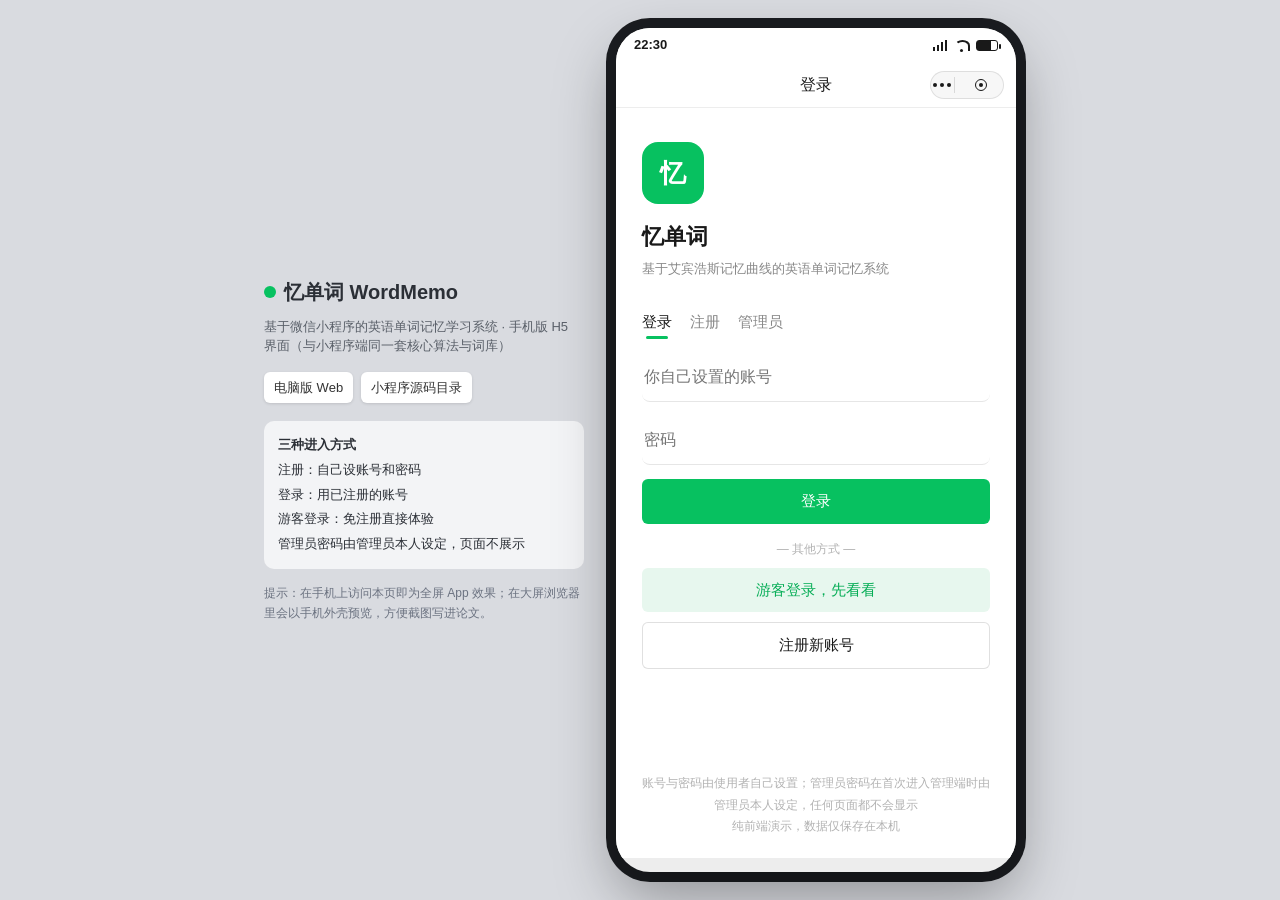
<file: m/index.html>
<!DOCTYPE html>
<html lang="zh-CN">
<head>
<meta charset="utf-8" />
<meta name="viewport" content="width=device-width,initial-scale=1,maximum-scale=1,viewport-fit=cover" />
<meta name="theme-color" content="#07c160" />
<title>忆单词 · 手机版（微信小程序风格）</title>
<link rel="stylesheet" href="styles.css" />
</head>
<body>
<div class="stage">
  <aside class="stage-side">
    <div class="side-brand"><span class="dot"></span>忆单词 WordMemo</div>
    <p class="side-desc">基于微信小程序的英语单词记忆学习系统 · 手机版 H5 界面（与小程序端同一套核心算法与词库）</p>
    <nav class="side-links">
      <a href="../web/index.html">电脑版 Web</a>
      <a href="https://github.com/mtjvmysnk9-tech/word-memo-miniprogram/tree/main/miniprogram" rel="nofollow">小程序源码目录</a>
    </nav>
    <div class="side-accounts">
      <b>三种进入方式</b>
      <div>注册：自己设账号和密码</div>
      <div>登录：用已注册的账号</div>
      <div>游客登录：免注册直接体验</div>
      <div>管理员密码由管理员本人设定，页面不展示</div>
    </div>
    <div class="side-note">提示：在手机上访问本页即为全屏 App 效果；在大屏浏览器里会以手机外壳预览，方便截图写进论文。</div>
  </aside>

  <div class="phone">
    <div class="statusbar">
      <span id="sb-time">9:41</span>
      <span class="sb-right">
        <i class="sig"></i><i class="wifi"></i><i class="bat"></i>
      </span>
    </div>

    <header class="navbar" id="navbar">
      <button class="nav-back" id="nav-back" hidden>&lt;</button>
      <h1 id="nav-title">忆单词</h1>
      <span class="capsule"><i class="cap-dot"></i><i class="cap-line"></i><i class="cap-sep"></i><i class="cap-circle"></i></span>
    </header>

    <main class="viewport" id="page"></main>

    <nav class="tabbar" id="tabbar" hidden></nav>

    <div class="layer" id="modal" hidden></div>
    <div class="sheet" id="sheet" hidden></div>
    <div class="toast" id="toast" hidden></div>
  </div>
</div>

<script src="../assets/wordbank.js"></script>
<script src="../assets/core.js"></script>
<script src="app.js"></script>
</body>
</html>
</file>
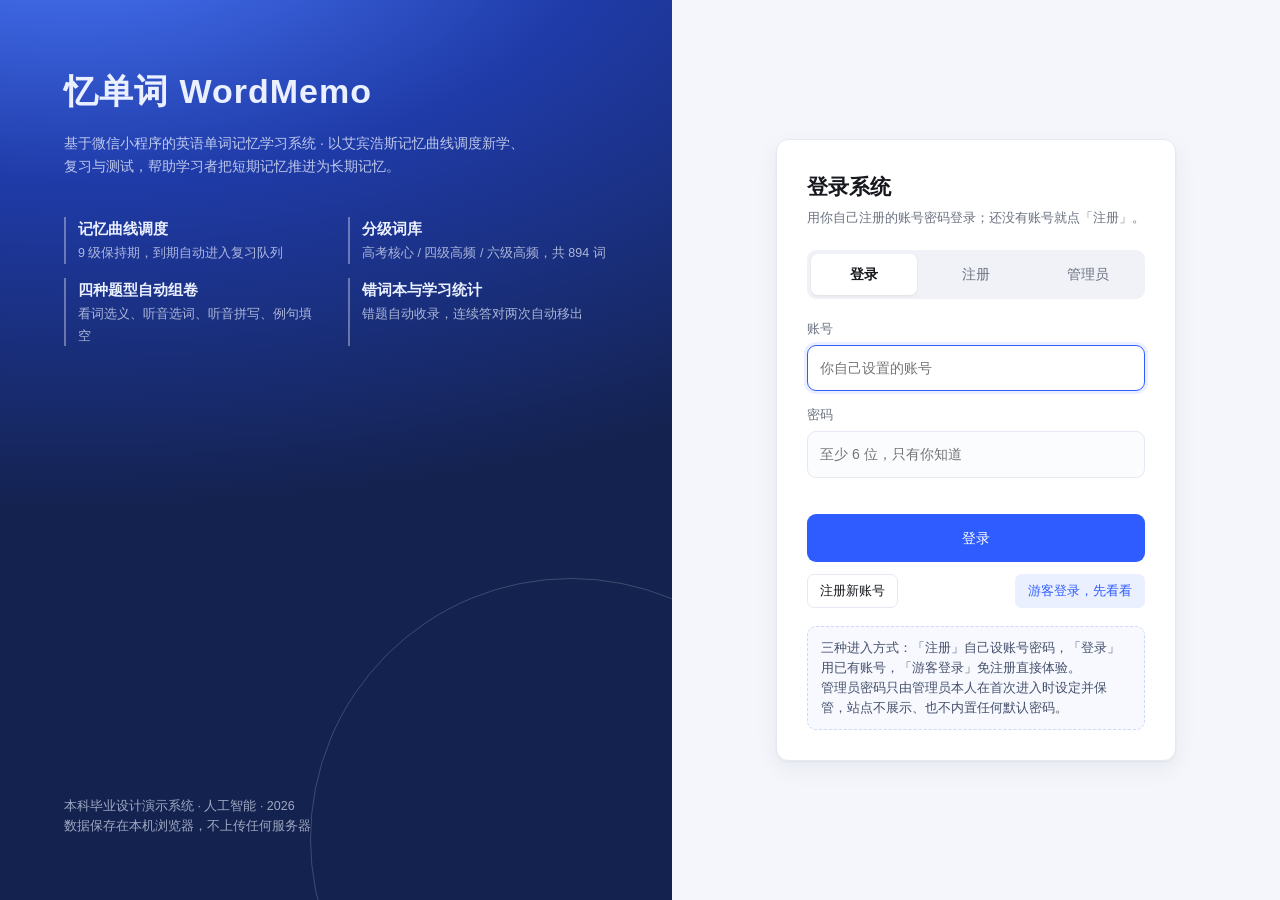
<file: web/index.html>
<!DOCTYPE html>
<html lang="zh-CN">
  <head>
    <meta charset="utf-8" />
    <meta name="viewport" content="width=device-width, initial-scale=1" />
    <title>忆单词 · 英语单词记忆学习系统（电脑版）</title>
    <meta name="description" content="基于微信小程序的英语单词记忆学习系统 —— 电脑网页版。艾宾浩斯记忆曲线调度、分级词库、自动组卷测试、错词本与学习统计。" />
    <link rel="stylesheet" href="styles.css" />
  </head>
  <body>
    <div id="login" class="login"></div>

    <div id="app" class="app" hidden>
      <aside class="side">
        <div class="brand">
          <span class="logo">忆</span>
          <div>
            <b>忆单词</b>
            <i>WordMemo · 电脑版</i>
          </div>
        </div>
        <nav id="nav" class="nav"></nav>
        <div class="side-foot">
          <div class="who" id="who"></div>
          <button class="btn ghost sm" data-action="logout">退出登录</button>
        </div>
      </aside>

      <main class="main">
        <header class="top">
          <div>
            <h1 id="page-title">概览</h1>
            <p id="page-sub" class="sub"></p>
          </div>
          <div class="top-right">
            <div class="search">
              <input id="quick-search" placeholder="搜索单词 / 释义，回车查看" autocomplete="off" />
            </div>
            <a class="btn ghost sm" href="../m/" target="_blank">手机版</a>
          </div>
        </header>
        <section id="view" class="view"></section>
        <footer class="foot">
          忆单词 WordMemo · 本科毕业设计演示系统 · 数据保存在本机浏览器，不会上传
        </footer>
      </main>
    </div>

    <div id="modal" class="modal" hidden>
      <div class="modal-box">
        <header><b id="modal-title"></b><button class="x" data-action="close-modal">×</button></header>
        <div id="modal-body"></div>
      </div>
    </div>
    <div id="toast" class="toast"></div>

    <script src="../assets/wordbank.js"></script>
    <script src="../assets/core.js"></script>
    <script src="app.js"></script>
  </body>
</html>
</file>
<file: m/styles.css>
/* 忆单词 · 手机版（微信小程序视觉规范） */
:root {
  --green: #07c160;
  --green-d: #06ad56;
  --bg: #ededed;
  --card: #ffffff;
  --line: rgba(0, 0, 0, .07);
  --tx: #191919;
  --tx2: #888888;
  --tx3: #b2b2b2;
  --red: #fa5151;
  --blue: #10aeff;
  --yellow: #ffc300;
  --radius: 12px;
}
* { box-sizing: border-box; -webkit-tap-highlight-color: transparent; }
html, body { margin: 0; height: 100%; }
body {
  font: 15px/1.5 -apple-system, "PingFang SC", "Helvetica Neue", "Microsoft YaHei", sans-serif;
  color: var(--tx);
  background: #d9dbe0;
}
button { font: inherit; color: inherit; border: 0; background: none; cursor: pointer; }
input, textarea, select { font: inherit; color: inherit; }
a { color: var(--green-d); text-decoration: none; }
[hidden] { display: none !important; }

/* ------------------------------------------------------------------ stage */
.stage {
  min-height: 100%;
  display: flex;
  align-items: center;
  justify-content: center;
  gap: 32px;
  padding: 28px;
}
.stage-side { width: 320px; color: #2b2f36; }
.side-brand { font-size: 20px; font-weight: 600; display: flex; align-items: center; gap: 8px; }
.side-brand .dot { width: 12px; height: 12px; border-radius: 50%; background: var(--green); }
.side-desc { color: #5a6069; font-size: 13px; margin: 10px 0 16px; }
.side-links { display: flex; flex-wrap: wrap; gap: 8px; }
.side-links a { background: #fff; border-radius: 6px; padding: 6px 10px; font-size: 13px; color: #333; box-shadow: 0 1px 3px rgba(0, 0, 0, .12); }
.side-links a:hover { color: var(--green-d); }
.side-accounts { margin-top: 18px; background: rgba(255, 255, 255, .7); border-radius: 10px; padding: 12px 14px; font-size: 13px; line-height: 1.9; }
.side-note { margin-top: 14px; font-size: 12px; color: #6b7280; line-height: 1.7; }

/* ------------------------------------------------------------------ phone */
.phone {
  position: relative;
  width: 400px;
  height: min(860px, calc(100vh - 56px));
  background: var(--bg);
  border-radius: 34px;
  overflow: hidden;
  box-shadow: 0 24px 60px rgba(0, 0, 0, .35), 0 0 0 10px #1b1d21;
  display: flex;
  flex-direction: column;
}
.statusbar {
  height: 34px; flex: none;
  display: flex; align-items: center; justify-content: space-between;
  padding: 0 18px; font-size: 13px; font-weight: 600; color: #191919;
  background: #fff;
}
.sb-right { display: flex; align-items: center; gap: 6px; }
.sig { width: 16px; height: 11px; background: linear-gradient(90deg, #191919 2px, transparent 2px) 0 7px/2px 4px no-repeat, linear-gradient(90deg, #191919 2px, transparent 2px) 4px 5px/2px 6px no-repeat, linear-gradient(90deg, #191919 2px, transparent 2px) 8px 2px/2px 9px no-repeat, linear-gradient(90deg, #191919 2px, transparent 2px) 12px 0/2px 11px no-repeat; }
.wifi { width: 15px; height: 11px; border-radius: 50% 50% 0 0; border: 2px solid #191919; border-bottom: 0; border-left-color: transparent; position: relative; }
.wifi::after { content: ''; position: absolute; left: 3px; bottom: -1px; width: 3px; height: 3px; border-radius: 50%; background: #191919; }
.bat { width: 22px; height: 11px; border: 1.5px solid #191919; border-radius: 3px; background: linear-gradient(90deg, #191919 72%, transparent 72%); position: relative; }
.bat::after { content: ''; position: absolute; right: -4px; top: 3px; width: 2px; height: 5px; border-radius: 1px; background: #191919; }

.navbar {
  flex: none; height: 46px; background: #fff;
  display: flex; align-items: center; justify-content: center; position: relative;
  border-bottom: 1px solid var(--line);
}
.navbar h1 { margin: 0; font-size: 16px; font-weight: 500; max-width: 210px; overflow: hidden; white-space: nowrap; text-overflow: ellipsis; }
.nav-back { position: absolute; left: 12px; font-size: 18px; color: #191919; padding: 6px 10px; }
.capsule { position: absolute; right: 12px; width: 74px; height: 28px; border: 1px solid rgba(0, 0, 0, .1); border-radius: 14px; display: flex; align-items: center; justify-content: center; gap: 10px; background: rgba(0, 0, 0, .03); }
.cap-dot { width: 4px; height: 4px; border-radius: 50%; background: #191919; box-shadow: -7px 0 0 #191919, 7px 0 0 #191919; margin-left: -7px; }
.cap-line { width: 1px; height: 16px; background: rgba(0, 0, 0, .12); }
.cap-circle { width: 12px; height: 12px; border: 1.6px solid #191919; border-radius: 50%; position: relative; }
.cap-circle::after { content: ''; position: absolute; inset: 3px; border-radius: 50%; background: #191919; }

.viewport { flex: 1; overflow-y: auto; overscroll-behavior: contain; -webkit-overflow-scrolling: touch; padding-bottom: 14px; }
.tabbar {
  flex: none; height: 54px; background: #f7f7f7; border-top: 1px solid var(--line);
  display: grid; grid-template-columns: repeat(5, 1fr);
}
.tabbar button { display: flex; flex-direction: column; align-items: center; justify-content: center; gap: 3px; font-size: 10px; color: #888; position: relative; }
.tabbar button.on { color: var(--green); }
.tabbar svg { width: 22px; height: 22px; }
.tabbar .badge { position: absolute; top: 4px; right: 26%; min-width: 16px; height: 16px; padding: 0 4px; border-radius: 8px; background: var(--red); color: #fff; font-size: 10px; line-height: 16px; text-align: center; }

/* ------------------------------------------------------------ mobile full */
@media (max-width: 620px) {
  .stage { padding: 0; gap: 0; }
  .stage-side { display: none; }
  .phone { width: 100%; height: 100vh; height: 100dvh; border-radius: 0; box-shadow: none; }
}

/* ----------------------------------------------------------------- blocks */
.page { animation: fadein .18s ease; }
@keyframes fadein { from { opacity: 0; transform: translateY(6px); } to { opacity: 1; } }

.cell-group { background: #fff; margin: 10px 0; }
.cell { display: flex; align-items: center; gap: 10px; padding: 13px 16px; min-height: 48px; position: relative; }
.cell + .cell::before { content: ''; position: absolute; top: 0; left: 16px; right: 0; height: 1px; background: var(--line); }
.cell .ico { width: 26px; height: 26px; border-radius: 7px; flex: none; display: flex; align-items: center; justify-content: center; color: #fff; font-size: 13px; font-weight: 600; }
.cell .bd { flex: 1; min-width: 0; }
.cell .bd b { display: block; font-weight: 400; }
.cell .bd small { display: block; color: var(--tx2); font-size: 12px; margin-top: 2px; }
.cell .ft { color: var(--tx2); font-size: 13px; display: flex; align-items: center; gap: 4px; flex: none; }
.cell .ft::after { content: ''; width: 7px; height: 7px; border-right: 1.6px solid #c8c8c8; border-top: 1.6px solid #c8c8c8; transform: rotate(45deg); }
.cell.tap:active { background: #f2f2f2; }
.cell.noarrow .ft::after { display: none; }
.group-title { padding: 14px 16px 6px; font-size: 13px; color: var(--tx2); }

.card { background: #fff; border-radius: var(--radius); margin: 10px 12px; padding: 14px 16px; }
.card h3 { margin: 0 0 8px; font-size: 15px; font-weight: 500; }
.banner { margin: 10px 12px; border-radius: var(--radius); padding: 14px 16px; background: linear-gradient(135deg, #07c160, #10aeff); color: #fff; }
.banner small { opacity: .85; font-size: 12px; }
.banner b { display: block; font-size: 18px; margin-bottom: 2px; }

.btn { display: inline-flex; align-items: center; justify-content: center; gap: 6px; background: var(--green); color: #fff; border-radius: 6px; padding: 11px 16px; font-size: 15px; }
.btn:active { background: var(--green-d); }
.btn.block { display: flex; width: 100%; }
.btn.ghost { background: #fff; color: var(--tx); border: 1px solid rgba(0, 0, 0, .12); }
.btn.soft { background: #e7f7ee; color: var(--green-d); }
.btn.warn { background: #fdecec; color: var(--red); }
.btn.sm { padding: 7px 12px; font-size: 13px; }
.btn:disabled { opacity: .45; }
.btn-row { display: flex; gap: 8px; margin: 12px; }
.btn-row .btn { flex: 1; }

.field { padding: 10px 16px; background: #fff; }
.field + .field { border-top: 1px solid var(--line); }
.field label { display: block; font-size: 12px; color: var(--tx2); margin-bottom: 5px; }
.field input, .field textarea, .field select { width: 100%; border: 0; background: #f7f7f7; border-radius: 6px; padding: 9px 10px; font-size: 15px; }
.field textarea { min-height: 66px; resize: vertical; }

.chips { display: flex; flex-wrap: wrap; gap: 8px; padding: 12px 16px; }
.chip { background: #fff; border: 1px solid rgba(0, 0, 0, .08); border-radius: 14px; padding: 5px 12px; font-size: 13px; color: #555; }
.chip.on { background: #e7f7ee; border-color: var(--green); color: var(--green-d); font-weight: 500; }

.seg { display: flex; background: #fff; margin: 10px 12px; border-radius: 8px; padding: 3px; }
.seg button { flex: 1; padding: 8px 0; font-size: 14px; color: var(--tx2); border-radius: 6px; }
.seg button.on { background: var(--bg); color: var(--tx); font-weight: 500; }

.empty { padding: 46px 20px; text-align: center; color: var(--tx3); font-size: 14px; }
.empty .box { width: 62px; height: 46px; margin: 0 auto 12px; border: 2px dashed #d5d5d5; border-radius: 8px; position: relative; }
.empty .box::after { content: ''; position: absolute; inset: 12px 16px; border-bottom: 2px dashed #d5d5d5; }

.notice { margin: 10px 12px; background: #fff8e6; color: #7a5b12; border-radius: 8px; padding: 10px 12px; font-size: 13px; line-height: 1.6; }

/* ----------------------------------------------------------------- login */
.login { height: 100%; display: flex; flex-direction: column; padding: 34px 26px 20px; background: #fff; }
.login .logo { width: 62px; height: 62px; border-radius: 16px; background: var(--green); color: #fff; font-size: 26px; font-weight: 700; display: flex; align-items: center; justify-content: center; margin-bottom: 16px; }
.login h2 { margin: 0; font-size: 22px; }
.login .sub { color: var(--tx2); font-size: 13px; margin: 6px 0 26px; }
.login .tabs { display: flex; gap: 18px; margin-bottom: 14px; }
.login .tabs button { font-size: 15px; color: var(--tx2); padding: 6px 0; position: relative; }
.login .tabs button.on { color: var(--tx); font-weight: 500; }
.login .tabs button.on::after { content: ''; position: absolute; left: 50%; bottom: 0; transform: translateX(-50%); width: 22px; height: 3px; border-radius: 2px; background: var(--green); }
.login .in { border: 0; border-bottom: 1px solid #e6e6e6; padding: 12px 2px; font-size: 16px; width: 100%; background: transparent; }
.login .in:focus { outline: none; border-color: var(--green); }
.login .gap { height: 14px; }
.login .foot { margin-top: auto; text-align: center; font-size: 12px; color: var(--tx3); line-height: 1.8; }
.login .or { text-align: center; color: var(--tx3); font-size: 12px; margin: 16px 0 10px; }
.login .mini { display: flex; align-items: center; justify-content: center; gap: 6px; }
.login .mini .wx { width: 18px; height: 18px; border-radius: 50%; background: var(--green); color: #fff; font-size: 11px; display: flex; align-items: center; justify-content: center; }

/* ----------------------------------------------------------------- study */
.progress-top { padding: 12px 16px 4px; }
.progress-top .line { display: flex; justify-content: space-between; font-size: 12px; color: var(--tx2); margin-bottom: 6px; }
.bar { height: 4px; background: #e3e3e3; border-radius: 2px; overflow: hidden; }
.bar i { display: block; height: 100%; background: var(--green); border-radius: 2px; transition: width .25s; }

.flipwrap { perspective: 900px; margin: 12px; }
.flip { position: relative; transform-style: preserve-3d; transition: transform .38s; }
.flip.on { transform: rotateY(180deg); }
.face { background: #fff; border-radius: 16px; min-height: 258px; padding: 22px 20px; backface-visibility: hidden; -webkit-backface-visibility: hidden; box-shadow: 0 2px 10px rgba(0, 0, 0, .05); }
.face.back { position: absolute; inset: 0; transform: rotateY(180deg); overflow-y: auto; }
.word-big { font-size: 34px; font-weight: 600; letter-spacing: .5px; margin: 0; }
.pho { color: var(--tx2); font-size: 15px; margin-top: 6px; display: flex; align-items: center; gap: 8px; }
.spk { width: 26px; height: 26px; border-radius: 50%; background: #e7f7ee; color: var(--green-d); font-size: 12px; display: inline-flex; align-items: center; justify-content: center; }
.tag { display: inline-block; font-size: 11px; padding: 2px 7px; border-radius: 4px; background: #eef3f8; color: #4a6b8a; margin-right: 6px; }
.meaning { font-size: 17px; margin: 14px 0 10px; line-height: 1.6; }
.example { color: #444; font-size: 14px; background: #f7f8fa; border-radius: 8px; padding: 10px 12px; line-height: 1.7; }
.example em { font-style: normal; color: var(--green-d); font-weight: 600; }
.center-hint { text-align: center; color: var(--tx3); font-size: 13px; margin-top: 18px; }
.srs-meta { display: flex; justify-content: space-between; color: var(--tx2); font-size: 12px; margin-top: 12px; border-top: 1px solid var(--line); padding-top: 10px; }

.grades { display: grid; grid-template-columns: repeat(4, 1fr); gap: 8px; margin: 12px; }
.grades button { background: #fff; border-radius: 10px; padding: 10px 4px; font-size: 13px; border: 1px solid rgba(0, 0, 0, .07); }
.grades button b { display: block; font-size: 14px; font-weight: 500; margin-bottom: 3px; }
.grades button small { color: var(--tx3); font-size: 11px; }
.grades button[data-g="0"] b { color: var(--red); }
.grades button[data-g="1"] b { color: #e6960a; }
.grades button[data-g="2"] b { color: var(--blue); }
.grades button[data-g="3"] b { color: var(--green); }

/* ------------------------------------------------------------------- quiz */
.q-stem { font-size: 18px; line-height: 1.6; margin: 4px 0 14px; }
.opt { display: flex; align-items: flex-start; gap: 10px; background: #fff; border-radius: 10px; margin: 10px 12px; padding: 13px 14px; border: 1.5px solid transparent; text-align: left; width: calc(100% - 24px); }
.opt i { width: 22px; height: 22px; flex: none; border-radius: 50%; border: 1.5px solid #d0d0d0; color: var(--tx2); font-size: 12px; font-style: normal; display: flex; align-items: center; justify-content: center; }
.opt span { font-size: 15px; line-height: 1.5; }
.opt.right { border-color: var(--green); background: #f0fbf5; }
.opt.right i { background: var(--green); border-color: var(--green); color: #fff; }
.opt.wrong { border-color: var(--red); background: #fdf2f2; }
.opt.wrong i { background: var(--red); border-color: var(--red); color: #fff; }
.opt.dim { opacity: .55; }
.blank { font-size: 22px; letter-spacing: 4px; text-align: center; color: var(--tx2); margin: 10px 0 16px; }
.explain { margin: 0 12px 12px; background: #fff; border-radius: 10px; padding: 12px 14px; font-size: 14px; line-height: 1.7; }
.explain b { color: var(--green-d); }

.result { text-align: center; padding: 30px 20px; }
.ring { width: 128px; height: 128px; margin: 0 auto 14px; position: relative; }
.ring .pct { position: absolute; inset: 0; display: flex; flex-direction: column; align-items: center; justify-content: center; }
.ring .pct b { font-size: 28px; }
.ring .pct small { color: var(--tx2); font-size: 12px; }

/* ------------------------------------------------------------------ stats */
.kpis { display: grid; grid-template-columns: repeat(3, 1fr); gap: 1px; background: var(--line); border-radius: var(--radius); overflow: hidden; margin: 10px 12px; }
.kpi { background: #fff; padding: 14px 6px; text-align: center; }
.kpi b { display: block; font-size: 20px; }
.kpi small { color: var(--tx2); font-size: 12px; }
.chart { background: #fff; margin: 10px 12px; border-radius: var(--radius); padding: 14px; }
.chart h4 { margin: 0 0 10px; font-size: 14px; font-weight: 500; }
.heat { display: grid; grid-template-columns: repeat(10, 1fr); gap: 5px; }
.heat i { aspect-ratio: 1; border-radius: 4px; background: #eef0f2; }
.heat i.l1 { background: #b8ecce; }
.heat i.l2 { background: #6fdca0; }
.heat i.l3 { background: #26c96f; }
.heat i.l4 { background: #07943f; }
.dist { display: flex; height: 12px; border-radius: 6px; overflow: hidden; background: #eee; margin: 8px 0 6px; }
.dist i { display: block; }
.legend { display: flex; flex-wrap: wrap; gap: 10px; font-size: 12px; color: var(--tx2); }
.legend span { display: inline-flex; align-items: center; gap: 4px; }
.legend em { width: 8px; height: 8px; border-radius: 2px; }

/* ------------------------------------------------------------------- list */
.wline { display: flex; align-items: center; gap: 10px; padding: 12px 16px; background: #fff; position: relative; }
.wline + .wline::before { content: ''; position: absolute; top: 0; left: 16px; right: 16px; height: 1px; background: var(--line); }
.wline .w { font-size: 16px; font-weight: 500; min-width: 88px; }
.wline .m { flex: 1; color: var(--tx2); font-size: 13px; overflow: hidden; white-space: nowrap; text-overflow: ellipsis; }
.wline .s { font-size: 11px; color: var(--green-d); background: #e7f7ee; border-radius: 4px; padding: 2px 6px; flex: none; }
.wline .s.due { color: var(--red); background: #fdecec; }
.searchbar { padding: 10px 12px; background: #fff; display: flex; gap: 8px; align-items: center; }
.searchbar input { flex: 1; background: #f2f2f2; border: 0; border-radius: 6px; padding: 8px 12px; font-size: 14px; }
.stars { text-align: center; padding: 8px 0 16px; }
.stars button { font-size: 26px; color: #d8d8d8; padding: 0 4px; }
.stars button.on { color: var(--yellow); }

/* --------------------------------------------------------------- overlays */
.layer { position: absolute; inset: 0; background: rgba(0, 0, 0, .5); display: flex; align-items: center; justify-content: center; z-index: 30; animation: fadein .15s; }
.dialog { width: 78%; background: #fff; border-radius: 14px; overflow: hidden; }
.dialog h4 { margin: 0; padding: 20px 16px 6px; text-align: center; font-size: 16px; font-weight: 500; }
.dialog p { margin: 0; padding: 0 16px 18px; text-align: center; color: var(--tx2); font-size: 14px; line-height: 1.6; }
.dialog .acts { display: flex; border-top: 1px solid var(--line); }
.dialog .acts button { flex: 1; padding: 13px 0; font-size: 15px; color: var(--tx2); }
.dialog .acts button.ok { color: var(--green-d); font-weight: 500; }
.dialog .acts button + button { border-left: 1px solid var(--line); }
.dialog .body { padding: 0 16px 12px; text-align: left; }
.dialog .body input { width: 100%; background: #f5f5f5; border: 0; border-radius: 6px; padding: 9px 10px; margin-top: 10px; }

.sheet { position: absolute; left: 0; right: 0; bottom: 0; background: #fff; border-radius: 14px 14px 0 0; z-index: 31; max-height: 68%; overflow-y: auto; animation: up .2s ease; }
@keyframes up { from { transform: translateY(100%); } to { transform: none; } }
.sheet h4 { margin: 0; padding: 15px 16px; font-size: 14px; color: var(--tx2); text-align: center; border-bottom: 1px solid var(--line); font-weight: 400; }
.sheet button.row { display: block; width: 100%; padding: 14px 16px; text-align: center; font-size: 16px; border-bottom: 1px solid var(--line); }
.sheet button.row.on { color: var(--green-d); font-weight: 500; }
.sheet button.cancel { padding: 15px 16px; color: var(--tx2); width: 100%; background: #f7f7f7; }

.toast { position: absolute; left: 50%; top: 45%; transform: translateX(-50%); background: rgba(0, 0, 0, .78); color: #fff; padding: 16px 20px; border-radius: 10px; font-size: 14px; z-index: 40; max-width: 74%; text-align: center; animation: fadein .15s; }
.toast .ico { display: block; width: 30px; height: 30px; margin: 0 auto 8px; border-radius: 50%; border: 2px solid #fff; position: relative; }
.toast .ico::after { content: ''; position: absolute; left: 8px; top: 14px; width: 6px; height: 11px; border: solid #fff; border-width: 0 2px 2px 0; transform: rotate(45deg) translate(-1px, -4px); }

/* ------------------------------------------------------------ 补：栅格与表格 */
.grid4 { display: grid; grid-template-columns: repeat(4, 1fr); gap: 8px; margin: 10px 12px; }
.g4 { background: #fff; border-radius: 10px; padding: 12px 4px; display: flex; flex-direction: column; align-items: center; gap: 4px; }
.g4:active { background: #f4f5f7; }
.gi { width: 30px; height: 30px; border-radius: 9px; color: #fff; font-size: 15px; display: flex; align-items: center; justify-content: center; }
.gt { font-size: 13px; }
.gd { font-size: 11px; color: var(--tx3); text-align: center; line-height: 1.4; }

.mehead { display: flex; align-items: center; gap: 12px; padding: 20px 16px; background: #fff; margin-bottom: 1px; }
.mehead b { display: block; font-size: 17px; font-weight: 500; }
.mehead small { display: block; color: var(--tx2); font-size: 12px; margin-top: 3px; }
.avatar { width: 48px; height: 48px; border-radius: 50%; color: #fff; font-size: 20px; display: flex; align-items: center; justify-content: center; flex: none; }

.bars { display: flex; align-items: flex-end; gap: 6px; height: 96px; }
.bcol { flex: 1; display: flex; flex-direction: column; align-items: center; justify-content: flex-end; gap: 3px; }
.bcol i { width: 100%; max-width: 18px; background: linear-gradient(180deg, #07c160, #52d496); border-radius: 4px 4px 0 0; }
.bcol .bval { font-size: 10px; color: var(--tx2); }
.bcol em { font-size: 10px; color: var(--tx3); font-style: normal; }

.hbars { display: flex; flex-direction: column; gap: 7px; }
.hrow { display: flex; align-items: center; gap: 8px; font-size: 12px; }
.hrow em { width: 62px; font-style: normal; color: var(--tx2); flex: none; }
.hrow .htrack { flex: 1; height: 8px; background: #f0f1f3; border-radius: 4px; overflow: hidden; }
.hrow .htrack i { display: block; height: 100%; background: var(--green); border-radius: 4px; }
.hrow b { width: 28px; text-align: right; font-weight: 500; }

.tbl { width: 100%; border-collapse: collapse; font-size: 13px; }
.tbl th { text-align: left; color: var(--tx2); font-weight: 400; padding: 6px 4px; border-bottom: 1px solid var(--line); }
.tbl td { padding: 7px 4px; border-bottom: 1px solid var(--line); }
.tbl tr:last-child td { border-bottom: 0; }

.pager { display: flex; align-items: center; justify-content: center; gap: 16px; padding: 14px 0 24px; color: var(--tx2); font-size: 13px; }
.pager button { background: #fff; border-radius: 6px; padding: 7px 14px; font-size: 13px; border: 1px solid rgba(0, 0, 0, .08); }
.pager button:disabled { opacity: .4; }

.cell.on .bd b { color: var(--green-d); }
.cell.tap.on { background: #f2fbf6; }
.dialog .acts button.danger { color: var(--red); }
.in { border: 0; background: #f7f7f7; border-radius: 8px; padding: 11px 12px; font-size: 15px; width: 100%; }
.q-stem code, .notice code { background: #f2f3f5; padding: 1px 5px; border-radius: 4px; font-size: 12px; }
.grid4 + .group-title { padding-top: 6px; }
</file>
<file: web/styles.css>
/* 忆单词 WordMemo · 电脑版样式 */
:root {
  --bg: #f4f6fb;
  --panel: #ffffff;
  --line: #e6e9f2;
  --text: #16181d;
  --sub: #6b7280;
  --pri: #2f5cff;
  --pri-soft: #eaf0ff;
  --ok: #07a35a;
  --warn: #f0932b;
  --bad: #e0453f;
  --radius: 12px;
  --shadow: 0 1px 2px rgba(20, 30, 60, 0.05), 0 8px 24px rgba(20, 30, 60, 0.06);
}

* {
  box-sizing: border-box;
}
html,
body {
  margin: 0;
  height: 100%;
}
body {
  background: var(--bg);
  color: var(--text);
  font: 14px/1.6 -apple-system, BlinkMacSystemFont, 'Segoe UI', 'Microsoft YaHei', 'PingFang SC', Roboto, Helvetica, Arial, sans-serif;
  -webkit-font-smoothing: antialiased;
}
a {
  color: inherit;
  text-decoration: none;
}
[hidden] {
  display: none !important;
}
button,
input,
select,
textarea {
  font: inherit;
  color: inherit;
}

/* ---------------------------------------------------------------- 登录 */
.login {
  min-height: 100%;
  display: grid;
  grid-template-columns: 1.05fr 0.95fr;
  background: var(--bg);
}
.login-hero {
  padding: 64px;
  color: #eaf0ff;
  background: radial-gradient(1200px 600px at 10% -10%, #4d7cff 0%, #1f3ba8 45%, #14224f 100%);
  display: flex;
  flex-direction: column;
  justify-content: space-between;
  position: relative;
  overflow: hidden;
}
.login-hero:after {
  content: '';
  position: absolute;
  width: 520px;
  height: 520px;
  right: -160px;
  bottom: -200px;
  border: 1px solid rgba(255, 255, 255, 0.18);
  border-radius: 50%;
}
.login-hero h2 {
  font-size: 34px;
  margin: 0 0 14px;
  letter-spacing: 1px;
}
.login-hero p {
  margin: 0;
  color: rgba(234, 240, 255, 0.78);
  max-width: 460px;
}
.login-feats {
  display: grid;
  grid-template-columns: 1fr 1fr;
  gap: 14px 24px;
  margin-top: 40px;
}
.login-feats div {
  border-left: 2px solid rgba(255, 255, 255, 0.35);
  padding-left: 12px;
}
.login-feats b {
  display: block;
  font-size: 15px;
}
.login-feats span {
  color: rgba(234, 240, 255, 0.7);
  font-size: 12.5px;
}
.login-meta {
  font-size: 12.5px;
  color: rgba(234, 240, 255, 0.65);
}
.login-panel {
  display: flex;
  align-items: center;
  justify-content: center;
  padding: 40px;
}
.card {
  width: 100%;
  max-width: 400px;
  background: var(--panel);
  border: 1px solid var(--line);
  border-radius: var(--radius);
  box-shadow: var(--shadow);
  padding: 30px;
}
.card h3 {
  margin: 0 0 4px;
  font-size: 21px;
}
.card .tip {
  margin: 0 0 22px;
  color: var(--sub);
  font-size: 13px;
}
.tabs {
  display: flex;
  gap: 6px;
  background: #f0f2f8;
  padding: 4px;
  border-radius: 9px;
  margin-bottom: 20px;
}
.tabs button {
  flex: 1;
  border: 0;
  background: transparent;
  padding: 9px 4px;
  border-radius: 7px;
  cursor: pointer;
  color: var(--sub);
}
.tabs button.on {
  background: #fff;
  color: var(--text);
  font-weight: 600;
  box-shadow: 0 1px 3px rgba(0, 0, 0, 0.08);
}
.field {
  margin-bottom: 14px;
}
.field label {
  display: block;
  font-size: 12.5px;
  color: var(--sub);
  margin-bottom: 6px;
}
.field input,
.field select,
.field textarea {
  width: 100%;
  border: 1px solid var(--line);
  background: #fbfcfe;
  border-radius: 9px;
  padding: 11px 12px;
  outline: 0;
  transition: 0.15s;
}
.field input:focus,
.field select:focus,
.field textarea:focus {
  border-color: var(--pri);
  background: #fff;
  box-shadow: 0 0 0 3px var(--pri-soft);
}
.btn {
  display: inline-flex;
  align-items: center;
  justify-content: center;
  gap: 6px;
  border: 1px solid transparent;
  background: var(--pri);
  color: #fff;
  border-radius: 9px;
  padding: 10px 18px;
  cursor: pointer;
  transition: 0.15s;
  white-space: nowrap;
}
.btn:hover {
  filter: brightness(1.06);
}
.btn.block {
  width: 100%;
  padding: 12px;
}
.btn.ghost {
  background: #fff;
  color: var(--text);
  border-color: var(--line);
}
.btn.ghost:hover {
  border-color: var(--pri);
  color: var(--pri);
}
.btn.soft {
  background: var(--pri-soft);
  color: var(--pri);
}
.btn.ok {
  background: var(--ok);
}
.btn.warn {
  background: var(--warn);
}
.btn.bad {
  background: var(--bad);
}
.btn.sm {
  padding: 6px 12px;
  font-size: 12.5px;
  border-radius: 7px;
}
.btn:disabled {
  opacity: 0.5;
  cursor: not-allowed;
}
.err {
  color: var(--bad);
  font-size: 12.5px;
  min-height: 18px;
  margin: -4px 0 8px;
}
.hint-box {
  margin-top: 18px;
  padding: 11px 13px;
  background: #f7f9ff;
  border: 1px dashed #ccd8ff;
  border-radius: 9px;
  font-size: 12.5px;
  color: #45506b;
}
.hint-box code {
  background: #fff;
  border: 1px solid var(--line);
  border-radius: 4px;
  padding: 1px 5px;
  font-size: 12px;
}

/* ---------------------------------------------------------------- 框架 */
.app {
  display: grid;
  grid-template-columns: 226px 1fr;
  min-height: 100vh;
}
.side {
  background: #101425;
  color: #c9d0e3;
  display: flex;
  flex-direction: column;
  position: sticky;
  top: 0;
  height: 100vh;
}
.brand {
  display: flex;
  align-items: center;
  gap: 10px;
  padding: 20px 18px 16px;
}
.logo {
  width: 34px;
  height: 34px;
  border-radius: 9px;
  background: linear-gradient(135deg, #4d7cff, #2f5cff);
  color: #fff;
  display: grid;
  place-items: center;
  font-weight: 700;
  font-size: 17px;
}
.brand b {
  display: block;
  color: #fff;
  font-size: 15.5px;
  letter-spacing: 0.5px;
}
.brand i {
  font-style: normal;
  font-size: 11.5px;
  color: #7c88a8;
}
.nav {
  flex: 1;
  overflow-y: auto;
  padding: 6px 10px 20px;
}
.nav-group {
  font-size: 11px;
  color: #5d6883;
  padding: 14px 10px 6px;
  letter-spacing: 1px;
}
.nav a {
  display: flex;
  align-items: center;
  justify-content: space-between;
  gap: 8px;
  padding: 9px 11px;
  border-radius: 8px;
  font-size: 13.5px;
  cursor: pointer;
}
.nav a:hover {
  background: rgba(255, 255, 255, 0.06);
  color: #fff;
}
.nav a.on {
  background: var(--pri);
  color: #fff;
  font-weight: 600;
}
.nav .dot {
  background: #e0453f;
  color: #fff;
  border-radius: 20px;
  padding: 0 6px;
  font-size: 11px;
  line-height: 17px;
  min-width: 18px;
  text-align: center;
}
.nav a.on .dot {
  background: rgba(255, 255, 255, 0.28);
}
.side-foot {
  border-top: 1px solid rgba(255, 255, 255, 0.08);
  padding: 14px;
  display: flex;
  align-items: center;
  gap: 10px;
}
.who {
  flex: 1;
  min-width: 0;
  font-size: 12.5px;
  color: #9aa6c2;
}
.who b {
  color: #fff;
  display: block;
  overflow: hidden;
  text-overflow: ellipsis;
  white-space: nowrap;
}
.side-foot .btn {
  background: transparent;
  color: #9aa6c2;
  border-color: rgba(255, 255, 255, 0.15);
}
.side-foot .btn:hover {
  color: #fff;
  border-color: #fff;
}
.main {
  min-width: 0;
  display: flex;
  flex-direction: column;
}
.top {
  display: flex;
  align-items: flex-start;
  justify-content: space-between;
  gap: 20px;
  padding: 22px 30px 16px;
  background: #fff;
  border-bottom: 1px solid var(--line);
  position: sticky;
  top: 0;
  z-index: 20;
}
.top h1 {
  margin: 0;
  font-size: 21px;
}
.sub {
  margin: 3px 0 0;
  color: var(--sub);
  font-size: 13px;
}
.top-right {
  display: flex;
  align-items: center;
  gap: 8px;
}
.search input {
  width: 250px;
  border: 1px solid var(--line);
  background: var(--bg);
  border-radius: 20px;
  padding: 8px 15px;
  outline: 0;
}
.search input:focus {
  border-color: var(--pri);
  background: #fff;
}
.view {
  padding: 24px 30px 10px;
  flex: 1;
}
.foot {
  padding: 18px 30px 26px;
  color: #98a0b3;
  font-size: 12px;
}

/* ------------------------------------------------------------ 通用组件 */
.grid {
  display: grid;
  gap: 16px;
}
.g4 {
  grid-template-columns: repeat(4, 1fr);
}
.g3 {
  grid-template-columns: repeat(3, 1fr);
}
.g2 {
  grid-template-columns: repeat(2, 1fr);
}
.pane {
  background: var(--panel);
  border: 1px solid var(--line);
  border-radius: var(--radius);
  box-shadow: var(--shadow);
}
.pane > h4 {
  margin: 0;
  padding: 15px 18px;
  border-bottom: 1px solid var(--line);
  font-size: 15px;
  display: flex;
  align-items: center;
  justify-content: space-between;
  gap: 10px;
}
.pane > h4 small {
  color: var(--sub);
  font-weight: 400;
  font-size: 12px;
}
.pane .body {
  padding: 18px;
}
.stat b {
  display: block;
  font-size: 27px;
  line-height: 1.2;
  font-weight: 700;
}
.stat span {
  color: var(--sub);
  font-size: 12.5px;
}
.stat .pane-body {
  padding: 16px 18px;
}
.stat {
  background: #fff;
  border: 1px solid var(--line);
  border-radius: var(--radius);
  padding: 16px 18px;
  box-shadow: var(--shadow);
  position: relative;
  overflow: hidden;
}
.stat i {
  position: absolute;
  right: -6px;
  top: -10px;
  font-style: normal;
  font-size: 54px;
  opacity: 0.07;
  font-weight: 800;
}
.tag {
  display: inline-block;
  padding: 1px 8px;
  border-radius: 20px;
  font-size: 11.5px;
  background: var(--pri-soft);
  color: var(--pri);
  border: 1px solid #d7e2ff;
}
.tag.ok {
  background: #e8f8ef;
  color: var(--ok);
  border-color: #c6ecd7;
}
.tag.bad {
  background: #fdeeec;
  color: var(--bad);
  border-color: #f8d3cf;
}
.tag.warn {
  background: #fff4e3;
  color: #b96c11;
  border-color: #ffe2b8;
}
.tag.gray {
  background: #f1f3f8;
  color: var(--sub);
  border-color: #e3e7ef;
}
.bar {
  height: 7px;
  border-radius: 6px;
  background: #eef1f7;
  overflow: hidden;
}
.bar > i {
  display: block;
  height: 100%;
  border-radius: 6px;
  background: linear-gradient(90deg, #4d7cff, #2f5cff);
  transition: width 0.4s;
}
table.tb {
  width: 100%;
  border-collapse: collapse;
  font-size: 13px;
}
table.tb th {
  text-align: left;
  color: var(--sub);
  font-weight: 600;
  font-size: 12px;
  padding: 10px 12px;
  background: #f8f9fd;
  border-bottom: 1px solid var(--line);
  white-space: nowrap;
}
table.tb td {
  padding: 11px 12px;
  border-bottom: 1px solid #f1f3f8;
  vertical-align: middle;
}
table.tb tr:hover td {
  background: #fafbff;
}
.table-wrap {
  overflow-x: auto;
}
.empty {
  text-align: center;
  padding: 54px 20px;
  color: var(--sub);
}
.empty b {
  display: block;
  font-size: 16px;
  color: #7d869b;
  margin-bottom: 6px;
}
.pager {
  display: flex;
  gap: 6px;
  align-items: center;
  justify-content: flex-end;
  padding: 12px 18px;
  border-top: 1px solid var(--line);
  font-size: 12.5px;
  color: var(--sub);
}
.pager button {
  border: 1px solid var(--line);
  background: #fff;
  border-radius: 6px;
  padding: 4px 10px;
  cursor: pointer;
}
.pager button:disabled {
  opacity: 0.45;
  cursor: not-allowed;
}
.row {
  display: flex;
  gap: 10px;
  align-items: center;
  flex-wrap: wrap;
}
.row.end {
  justify-content: flex-end;
}
.row.between {
  justify-content: space-between;
}
.spacer {
  flex: 1;
}
.checks {
  display: flex;
  gap: 14px;
  flex-wrap: wrap;
}
.checks label {
  display: flex;
  gap: 6px;
  align-items: center;
  cursor: pointer;
  font-size: 13px;
}

/* ------------------------------------------------------------ 卡片学习 */
.study-wrap {
  max-width: 760px;
  margin: 0 auto;
}
.study-head {
  display: flex;
  justify-content: space-between;
  align-items: center;
  color: var(--sub);
  font-size: 12.5px;
  margin-bottom: 10px;
}
.flip {
  perspective: 1400px;
  height: 380px;
}
.flip-in {
  position: relative;
  width: 100%;
  height: 100%;
  transition: transform 0.55s;
  transform-style: preserve-3d;
}
.flip.on .flip-in {
  transform: rotateY(180deg);
}
.face {
  position: absolute;
  inset: 0;
  backface-visibility: hidden;
  background: #fff;
  border: 1px solid var(--line);
  border-radius: 16px;
  box-shadow: var(--shadow);
  padding: 34px;
  display: flex;
  flex-direction: column;
}
.face.back {
  transform: rotateY(180deg);
  background: linear-gradient(160deg, #fbfcff, #f2f6ff);
}
.face .w {
  font-size: 52px;
  font-weight: 700;
  letter-spacing: 0.5px;
  line-height: 1.1;
}
.face .ph {
  color: var(--sub);
  font-size: 17px;
  margin-top: 8px;
}
.face .mn {
  font-size: 22px;
  margin-top: 6px;
}
.face .ex {
  margin-top: 18px;
  padding: 14px 16px;
  background: #f7f9ff;
  border-left: 3px solid var(--pri);
  border-radius: 8px;
  font-size: 15px;
  line-height: 1.75;
}
.face .foot-hint {
  margin-top: auto;
  color: #9aa2b6;
  font-size: 12.5px;
  text-align: center;
}
.grade-row {
  display: grid;
  grid-template-columns: repeat(4, 1fr);
  gap: 12px;
  margin-top: 20px;
}
.grade-row button {
  border: 1px solid var(--line);
  background: #fff;
  border-radius: 11px;
  padding: 14px 8px;
  cursor: pointer;
  text-align: center;
  transition: 0.15s;
}
.grade-row button b {
  display: block;
  font-size: 15.5px;
}
.grade-row button span {
  font-size: 11.5px;
  color: var(--sub);
}
.grade-row button:hover {
  transform: translateY(-1px);
  box-shadow: var(--shadow);
}
.grade-row button.g0:hover {
  border-color: var(--bad);
  color: var(--bad);
}
.grade-row button.g1:hover {
  border-color: var(--warn);
  color: #b96c11;
}
.grade-row button.g2:hover {
  border-color: var(--pri);
  color: var(--pri);
}
.grade-row button.g3:hover {
  border-color: var(--ok);
  color: var(--ok);
}
.mini-bar {
  display: flex;
  gap: 3px;
  margin-top: 18px;
}
.mini-bar i {
  height: 5px;
  flex: 1;
  background: #e8ebf3;
  border-radius: 3px;
}
.mini-bar i.on {
  background: var(--pri);
}

/* -------------------------------------------------------------- 测试 */
.q-head {
  display: flex;
  justify-content: space-between;
  color: var(--sub);
  font-size: 12.5px;
  margin-bottom: 8px;
}
.q-stem {
  font-size: 24px;
  font-weight: 600;
  margin: 6px 0 4px;
  word-break: break-word;
}
.q-sub {
  color: var(--sub);
  font-size: 13px;
  margin-bottom: 18px;
}
.opts {
  display: grid;
  gap: 10px;
}
.opts button {
  text-align: left;
  border: 1px solid var(--line);
  background: #fff;
  border-radius: 10px;
  padding: 13px 15px;
  cursor: pointer;
  display: flex;
  gap: 11px;
  align-items: flex-start;
  transition: 0.14s;
}
.opts button:hover {
  border-color: var(--pri);
  background: #fafbff;
}
.opts button .k {
  width: 22px;
  height: 22px;
  flex: none;
  border-radius: 6px;
  background: #f0f2f8;
  color: var(--sub);
  display: grid;
  place-items: center;
  font-size: 12px;
  font-weight: 700;
}
.opts button.right {
  border-color: var(--ok);
  background: #f0fbf5;
}
.opts button.right .k {
  background: var(--ok);
  color: #fff;
}
.opts button.wrong {
  border-color: var(--bad);
  background: #fef5f4;
}
.opts button.wrong .k {
  background: var(--bad);
  color: #fff;
}
.opts button[disabled] {
  cursor: default;
}
.spell input {
  width: 100%;
  font-size: 22px;
  letter-spacing: 3px;
  text-align: center;
  border: 1px solid var(--line);
  border-radius: 10px;
  padding: 12px;
  outline: 0;
  background: #fff;
}
.spell input:focus {
  border-color: var(--pri);
  box-shadow: 0 0 0 3px var(--pri-soft);
}
.hintline {
  text-align: center;
  letter-spacing: 6px;
  font-size: 20px;
  color: #a8b0c2;
  margin-top: 10px;
}
.explain {
  margin-top: 16px;
  padding: 14px 16px;
  border-radius: 10px;
  background: #f7f9ff;
  border: 1px solid #e2e9ff;
  font-size: 13.5px;
}
.explain.bad {
  background: #fef6f5;
  border-color: #f7d9d6;
}
.result-num {
  font-size: 46px;
  font-weight: 700;
}

/* -------------------------------------------------------------- 图表 */
.chart {
  width: 100%;
  height: 210px;
}
.chart text {
  fill: #8b93a7;
  font-size: 11px;
}
.heat {
  display: flex;
  gap: 3px;
  flex-wrap: wrap;
}
.heat i {
  width: 13px;
  height: 13px;
  border-radius: 3px;
  background: #eef1f7;
}
.heat i.l1 {
  background: #cddaff;
}
.heat i.l2 {
  background: #9fb6ff;
}
.heat i.l3 {
  background: #6b8dff;
}
.heat i.l4 {
  background: #2f5cff;
}
.legend {
  display: flex;
  gap: 14px;
  color: var(--sub);
  font-size: 12px;
  align-items: center;
}
.legend i {
  width: 10px;
  height: 10px;
  border-radius: 3px;
  display: inline-block;
  margin-right: 5px;
}

/* --------------------------------------------------------- 详情/弹窗 */
.word-list {
  display: grid;
  gap: 10px;
}
.wcard {
  border: 1px solid var(--line);
  border-radius: 11px;
  padding: 13px 15px;
  background: #fff;
  display: flex;
  gap: 14px;
  align-items: center;
}
.wcard .grow {
  flex: 1;
  min-width: 0;
}
.wcard b {
  font-size: 17px;
}
.wcard .ph {
  color: var(--sub);
  font-size: 12.5px;
  margin-left: 8px;
}
.wcard .mn {
  color: #454d63;
  font-size: 13px;
  margin-top: 2px;
}
.wcard .ex {
  color: #8b93a7;
  font-size: 12.5px;
  margin-top: 3px;
}
.icon-btn {
  width: 32px;
  height: 32px;
  border-radius: 8px;
  border: 1px solid var(--line);
  background: #fff;
  cursor: pointer;
  display: grid;
  place-items: center;
  color: var(--sub);
  flex: none;
}
.icon-btn:hover {
  border-color: var(--pri);
  color: var(--pri);
}
.icon-btn.on {
  background: #fff7e6;
  border-color: #ffd591;
  color: #d48806;
}
.modal {
  position: fixed;
  inset: 0;
  background: rgba(16, 20, 37, 0.45);
  display: grid;
  place-items: center;
  z-index: 100;
  padding: 24px;
}
.modal-box {
  width: 100%;
  max-width: 560px;
  max-height: 84vh;
  overflow: auto;
  background: #fff;
  border-radius: 14px;
  box-shadow: 0 24px 70px rgba(0, 0, 0, 0.28);
}
.modal-box header {
  display: flex;
  justify-content: space-between;
  align-items: center;
  padding: 16px 20px;
  border-bottom: 1px solid var(--line);
  position: sticky;
  top: 0;
  background: #fff;
  font-size: 16px;
}
.modal-box .x {
  border: 0;
  background: transparent;
  font-size: 22px;
  cursor: pointer;
  color: var(--sub);
  line-height: 1;
}
#modal-body {
  padding: 20px;
}
.toast {
  position: fixed;
  left: 50%;
  top: 24px;
  transform: translate(-50%, -24px);
  background: rgba(22, 24, 29, 0.92);
  color: #fff;
  padding: 10px 18px;
  border-radius: 22px;
  font-size: 13.5px;
  opacity: 0;
  pointer-events: none;
  transition: 0.22s;
  z-index: 200;
  max-width: 80vw;
}
.toast.on {
  opacity: 1;
  transform: translate(-50%, 0);
}
.notice {
  background: #fff8e8;
  border: 1px solid #ffe1a6;
  color: #8a5b00;
  border-radius: 10px;
  padding: 11px 14px;
  font-size: 13px;
}

/* ------------------------------------------------------------ 响应式 */
@media (max-width: 1180px) {
  .g4 {
    grid-template-columns: repeat(2, 1fr);
  }
  .g3 {
    grid-template-columns: repeat(2, 1fr);
  }
}
@media (max-width: 860px) {
  .login {
    grid-template-columns: 1fr;
  }
  .login-hero {
    display: none;
  }
  .app {
    grid-template-columns: 1fr;
  }
  .side {
    position: static;
    height: auto;
  }
  .nav {
    display: flex;
    overflow-x: auto;
    gap: 6px;
    padding-bottom: 12px;
  }
  .nav-group {
    display: none;
  }
  .nav a {
    white-space: nowrap;
  }
  .g4,
  .g3,
  .g2 {
    grid-template-columns: 1fr;
  }
  .top {
    flex-direction: column;
    padding: 16px;
  }
  .search input {
    width: 100%;
  }
  .view {
    padding: 16px;
  }
}
</file>
